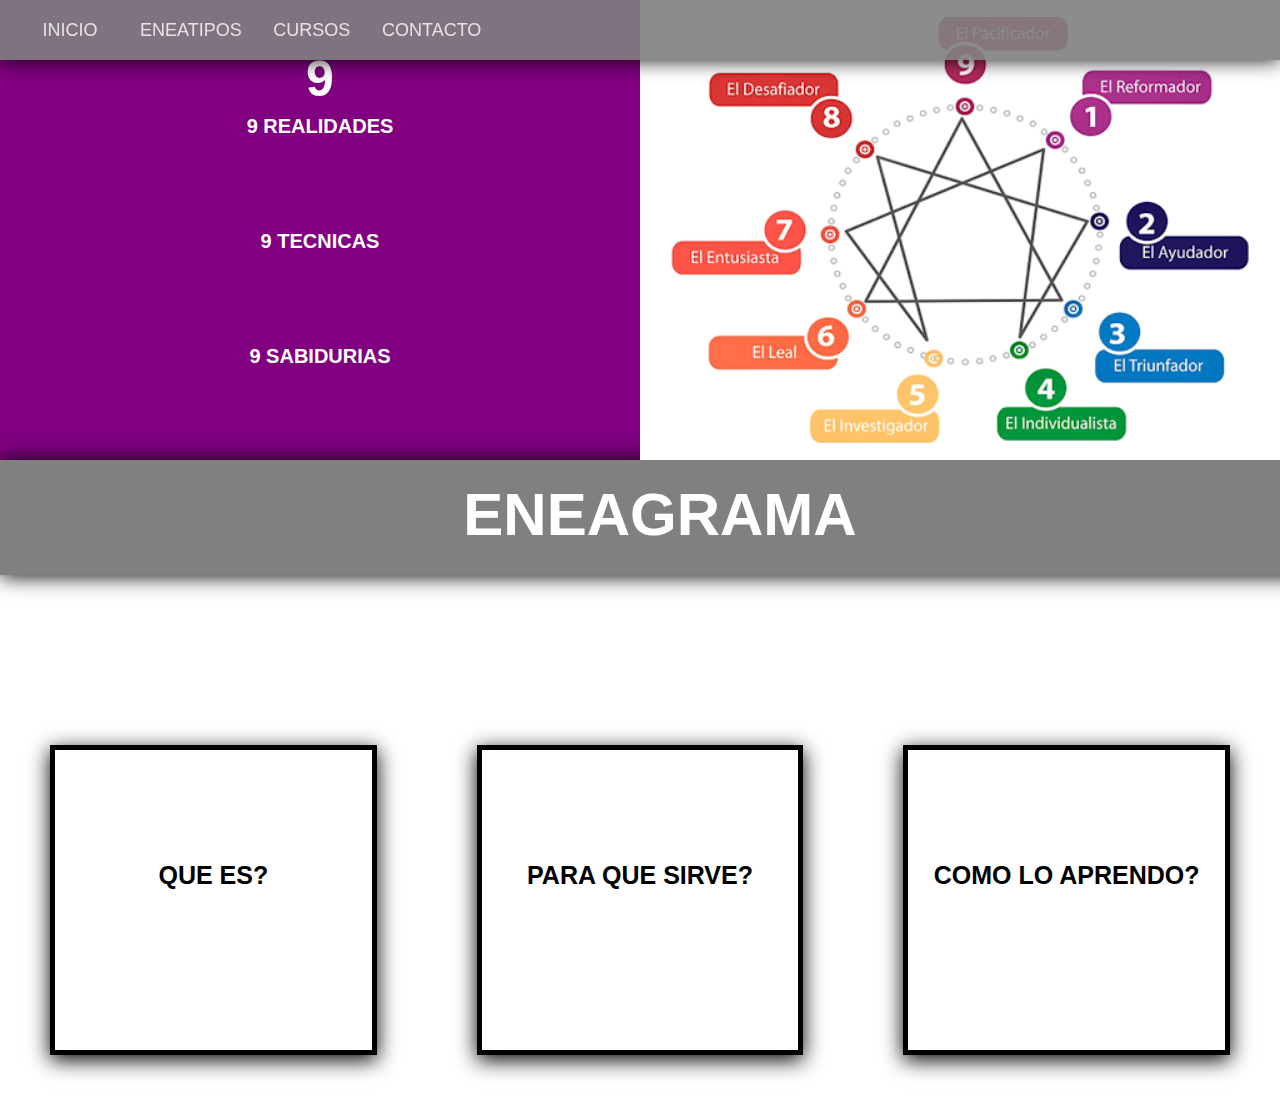
<file: index.html>
<!DOCTYPE html>
<html lang="en">
<head>
    <meta charset="UTF-8">
    <meta http-equiv="X-UA-Compatible" content="IE=edge">
    <meta name="viewport" content="width=device-width, initial-scale=1.0">
    <title>Document</title>
    <link rel="stylesheet" href="index.css">
</head>
<body>

     <header>
        <nav>
            <ul class="menu">
              <li><a href="">INICIO</a></li>
              <li><a href="">ENEATIPOS</a>
                   <ul>
                       <li><a href="">1- El Perfeccionista</a></li>
                       <li><a href="">2- El Perfeccionista</a></li>
                       <li><a href="">3- El Perfeccionista</a></li>
                       <li><a href="">4- El Perfeccionista</a></li>
                       <li><a href="">5- El Perfeccionista</a></li>
                       <li><a href="">6- El Perfeccionista</a></li>
                       <li><a href="">7- El Perfeccionista</a></li>
                       <li><a href="">8- El Perfeccionista</a></li>
                       <li><a href="">9- El Perfeccionista</a></li>
                      
                    </ul>
              </li>
              <li><a href="">CURSOS</a></li>
              <li><a href="">CONTACTO</a></li>
            </ul>
        </nav>
       
     </header>
     <div class="restonav"></div>

    <div class="contenedor1">
       <div class="item cero">
          <p>9</p>
       </div>
       <div class="item uno">
            <P> 9 REALIDADES<br>
       </div>
       <DIv class="item dos">
           <P>9 TECNICAS <br></P> 
       </DIv>
        <DIv>
            <P class="item tres">9 SABIDURIAS </P> </P>
        </DIv>
       <div class="item cuatro">
        <h1>ENEAGRAMA</h1>
       </div>
        <div class="item img"> 
        </div>
    </div>

    <div class="contenedor2">
          <div class="cuadrado unoc">
              <P> QUE ES? </P>
          </div>
          <DIv class="cuadrado dosc">
             <P> PARA QUE SIRVE? <br></P> 
          </DIv>
          <DIv class="cuadrado tresc">
              <P> COMO LO APRENDO? </P>
          </DIv>
       
      </div>

</body>
</html>
</file>
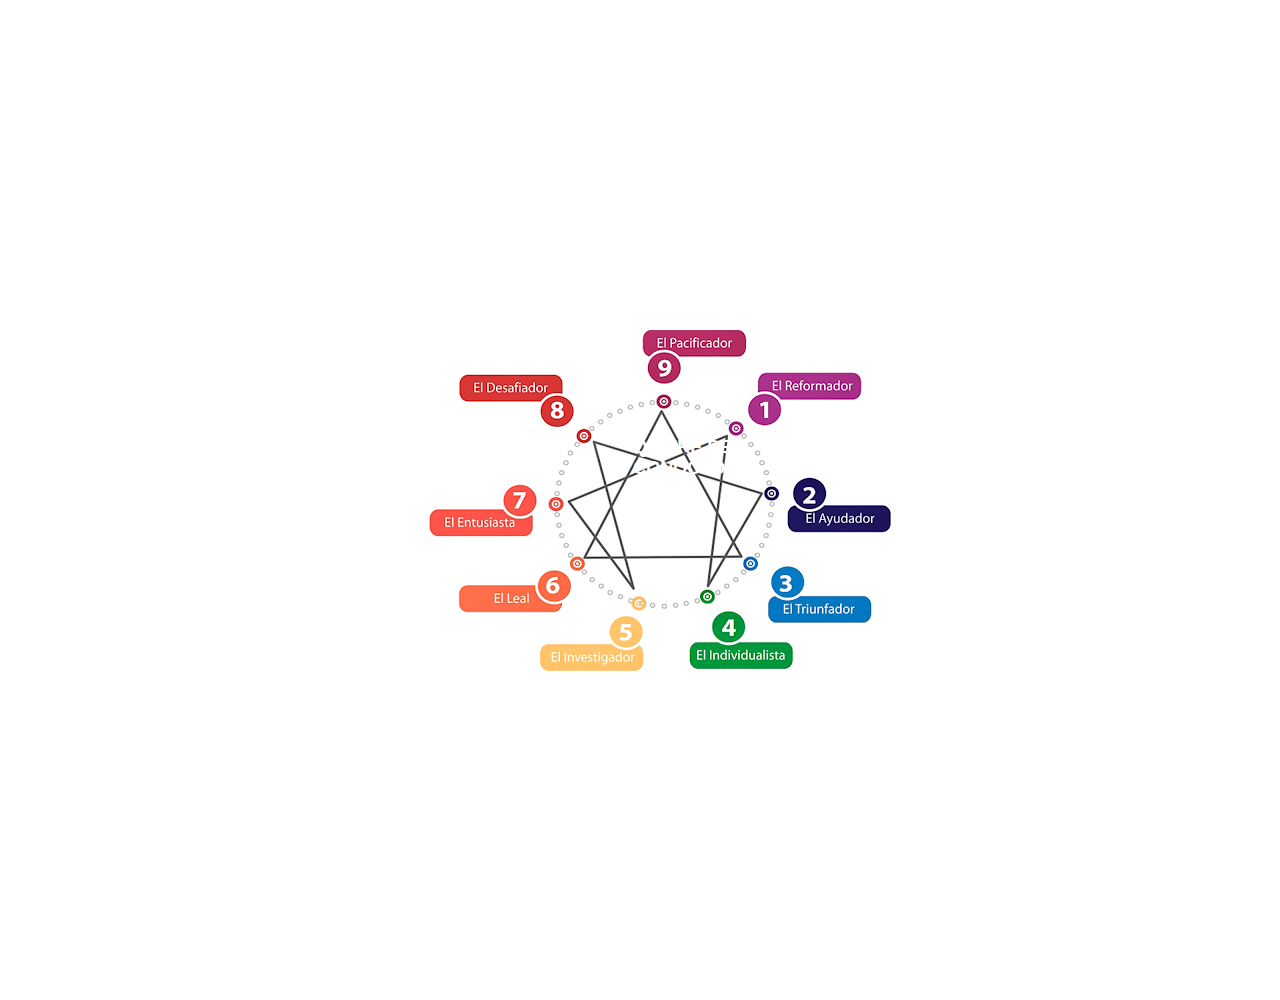
<file: descripcion.html>
<!DOCTYPE html>
<html lang="en">
<head>
    <meta charset="UTF-8">
    <meta http-equiv="X-UA-Compatible" content="IE=edge">
    <meta name="viewport" content="width=device-width, initial-scale=1.0">
    <title>Document</title>
    <link rel="stylesheet" href="descripcion.css">
</head>
<body>
    <div class="cont">
        <div class="citem uno">1</div>
        <div class="citem unot">QUIERE SER PERFECTO </div>
        <div class="citem dos">2</div>
        <div class="citem dost">QUIERE SER AMADO </div>
        <div class="citem tres">3</div>
        <DIV class="citem trest">QUIERE SER VALORADO</DIV>
        <div class="citem cuatro">4</div>
        <DIv class="citem cuatrot">QUIERE SER UNICO</DIv>
        <div class="citem cinco">5</div>
        <DIV class="citem cincot">QUIERE SER CONOCEDOR</DIV>
        <div class="citem seis">6</div>
        <DIV class="citem seist">QUIERE SER SEGURO</DIV>
        <div class="citem siete">7</div>
        <DIV class="citem sietet">QUIERE SER FELIZ</DIV>
        <div class="citem ocho">8</div>
        <DIV class="citem ochot">QUIERE TENER EL CONTROL</DIV>
        <div class="citem nueve">9</div>
        <DIV class="citem nuevet">QUIERE TENER PAZ</DIV>
    </div>
</body>
</html>
</file>
<file: index.css>
*{
    margin: 0;
    padding: 0;
}
header{
    position: fixed;
    top: 0;
    left: 0;
    font-size: 18px; 
    font-family: Arial, Helvetica, sans-serif;
    margin: 0;
    z-index: 10;
    height: 60px;
    padding: 10px;
    opacity: 0.8;
}
ul {
    list-style: none;
}


.menu li>a{
    
    color: white;
    text-decoration: none;
    padding: 10px;
    display: block;
    min-width: 100px ;
   
}
.menu > li{
    float:left;
    text-align: center;
}
li>a:hover{
    background-color: blanchedalmond;
    color: black;
}

.menu>li>ul{
    display: none;
    background-color:grey;
}

.menu>li:hover>ul{
    display: block;
}

.restonav{
    background-color: grey;
    width: 100%;
    height: 60px ;
    position: fixed;
    top: 0;
    right: 0;
    z-index: 0;
    opacity: 0.9;
    box-shadow: 0px 0.5px 20px black;
}

.contenedor1{
    display: grid;
    grid-template-columns: 1fr 1fr;
    grid-template-rows: 115px 115px 115px 115px 115px;
    background-color:purple;    
}

.item{
  
    text-align: center;
    color: white;
    font-weight: 900;
    font-size: 20px;
    font-family:Arial, Helvetica, sans-serif;
    
}

.cero{
    grid-column: 1/2;
    grid-row: 1/2;
    font-size: 50px;
    animation-name: nueve;
    animation-duration: 10s;
    animation-iteration-count: 1;
    animation-fill-mode: forwards;
    margin: 50px;
    
    
}


.uno{
    grid-column: 1/2;
    grid-row: 2/3;
    animation-name: derecha;
    animation-duration: 8s;
    animation-iteration-count: 1;
    animation-fill-mode: forwards;
    margin-left: 0%;
    
}
.dos{
    grid-column: 1/2;
    grid-row:3/4;
    animation-name: derecha;
    animation-duration: 10s;
    animation-iteration-count:1;
    animation-fill-mode: forwards;
    
    
}
.tres{
    grid-column: 1/2;
    grid-row: 4/5;
    animation-name: derecha;
    animation-duration: 12s;
    animation-iteration-count: 1;
    animation-fill-mode: forwards;
    
  

}
.cuatro{
    font-size: 10px;
    grid-column: 1/3;
    grid-row: 5/6;
    text-align: center;
    font-size: 20px;
    background-color: grey;
    width: 100%;
    padding: 20px;
    box-shadow: 0px 0.5px 20px black;
}
.img{
    grid-column: 2/3;
    grid-row: 1/5;
    width: 100%;
    height: 100%;
    background-image: url("eneagrama.png");
    background-size: cover;
    background-size: 100%;
    background-repeat: no-repeat;
    background-position: 50%;
    background-color: white;
}

h1{
    font-size: 60px;
    padding: 0mm;
}

@keyframes derecha{
    0% {
        transform: scale(1) translate(0);
      }
      100% {
        transform: scale(.5) translate(32rem);
      }
    }

@keyframes nueve{
    0%{
        transform: scale(1);
    }
    100%{
        transform: scale(5);
    }
}

.contenedor2{
    display: flex
}

.cuadrado{
    width: 30%;
    height: 300px;
    border: 5px solid black;
    margin: 50px;
    margin-top: 170px;
    text-align: center;
    align-items: center;
    line-height: 250px;  
    font-weight: bold;
    font-family:Arial, Helvetica, sans-serif;
    font-size: 25px;
    box-shadow: 0px 5px 20px black;
   
}
.unoc:hover{
    animation-name: rotate;
    animation-duration: 3s;
    background-color: purple;
    color: white;
}
.dosc:hover{
    animation-name: rotate;
    animation-duration: 5s;
    background-color: purple;
    color: white;
}
.tresc:hover{
    animation-name: rotate;
    animation-duration: 7s;
    background-color: purple;
    color: white;
}

@keyframes rotate{
    0%{
        transform: rotate(0deg);
    }
    100%{
        transform: rotate(360deg);
    }
}
</file>
<file: descripcion.css>
html,body{
  color:white;
  font-family:'Opens Sans',helvetica;  
  height:100%;
  width:100%;
  margin: 0px;
}
.cont{
    background-image: url("eneagrama.png");
  background-repeat: no-repeat;
  background-position: center;
  background-attachment:contain;
  min-width: 100%;
  min-height: 100%;

  display: grid;
  grid-template-columns: 80px 1fr 80px 1fr 80px 1fr ;
  grid-template-rows: 1fr 1fr 1fr;
  padding: 50px 20px;
  gap: 20px;
}
.citem{
  font-size: 18px;
  font-weight: 900;
 padding: 80px;
 
}

.uno{
animation-name: uno;
animation-duration: 17s;
}

.unot{
  animation-name: uno;
  animation-duration: 10s;
  animation-delay: 3s;
}

.dos{
  animation-name: dos;
  animation-duration: 17s;
  animation-delay: 6s;
}
.dost{
  animation-name: dos;
  animation-duration: 17s;
  animation-delay: 8s;
}

@keyframes uno {
  0% {
    background-color: white;
  }
  100%{
    background-color: violet;
  }
}

@keyframes dos{
  0%{
    background-color:white;
  }
  100%{
    color: blue;
  }
}
</file>
